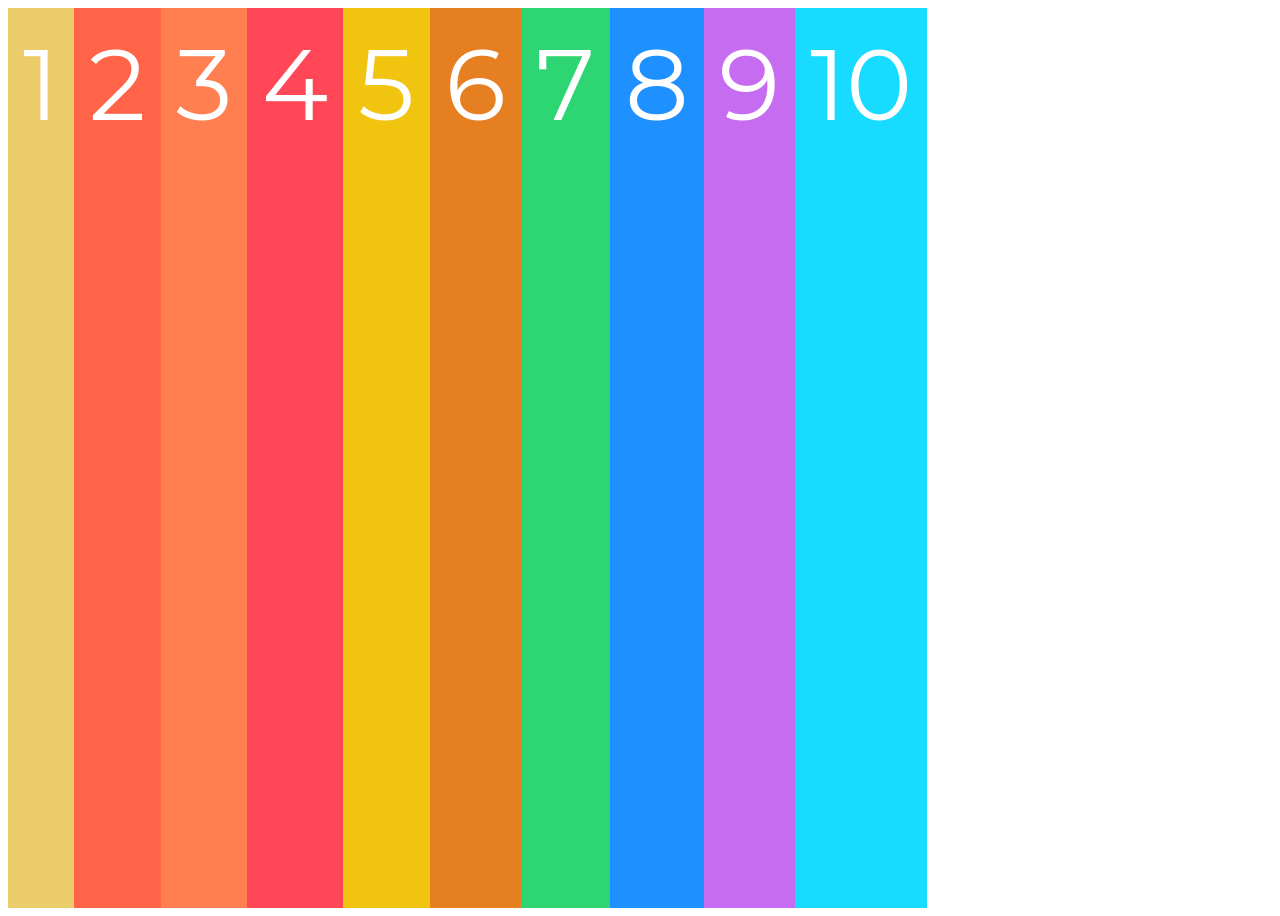
<file: 5. Flexbox-starter-files/1 - Flexbox/index.html>
<!DOCTYPE html>
<html lang="en">
<head>
    <link rel="stylesheet" href="finished.css">
    <title>1 - Flexbox</title>
</head>
<body>
    <!--.container>.box.box$*10.box{$}*10-->
    <div class="container">
        <div class="box box1">1</div>
        <div class="box box2">2</div>
        <div class="box box3">3</div>
        <div class="box box4">4</div>
        <div class="box box5">5</div>
        <div class="box box6">6</div>
        <div class="box box7">7</div>
        <div class="box box8">8</div>
        <div class="box box9">9</div>
        <div class="box box10">10</div>
    </div>
</body>
</html>
</file>
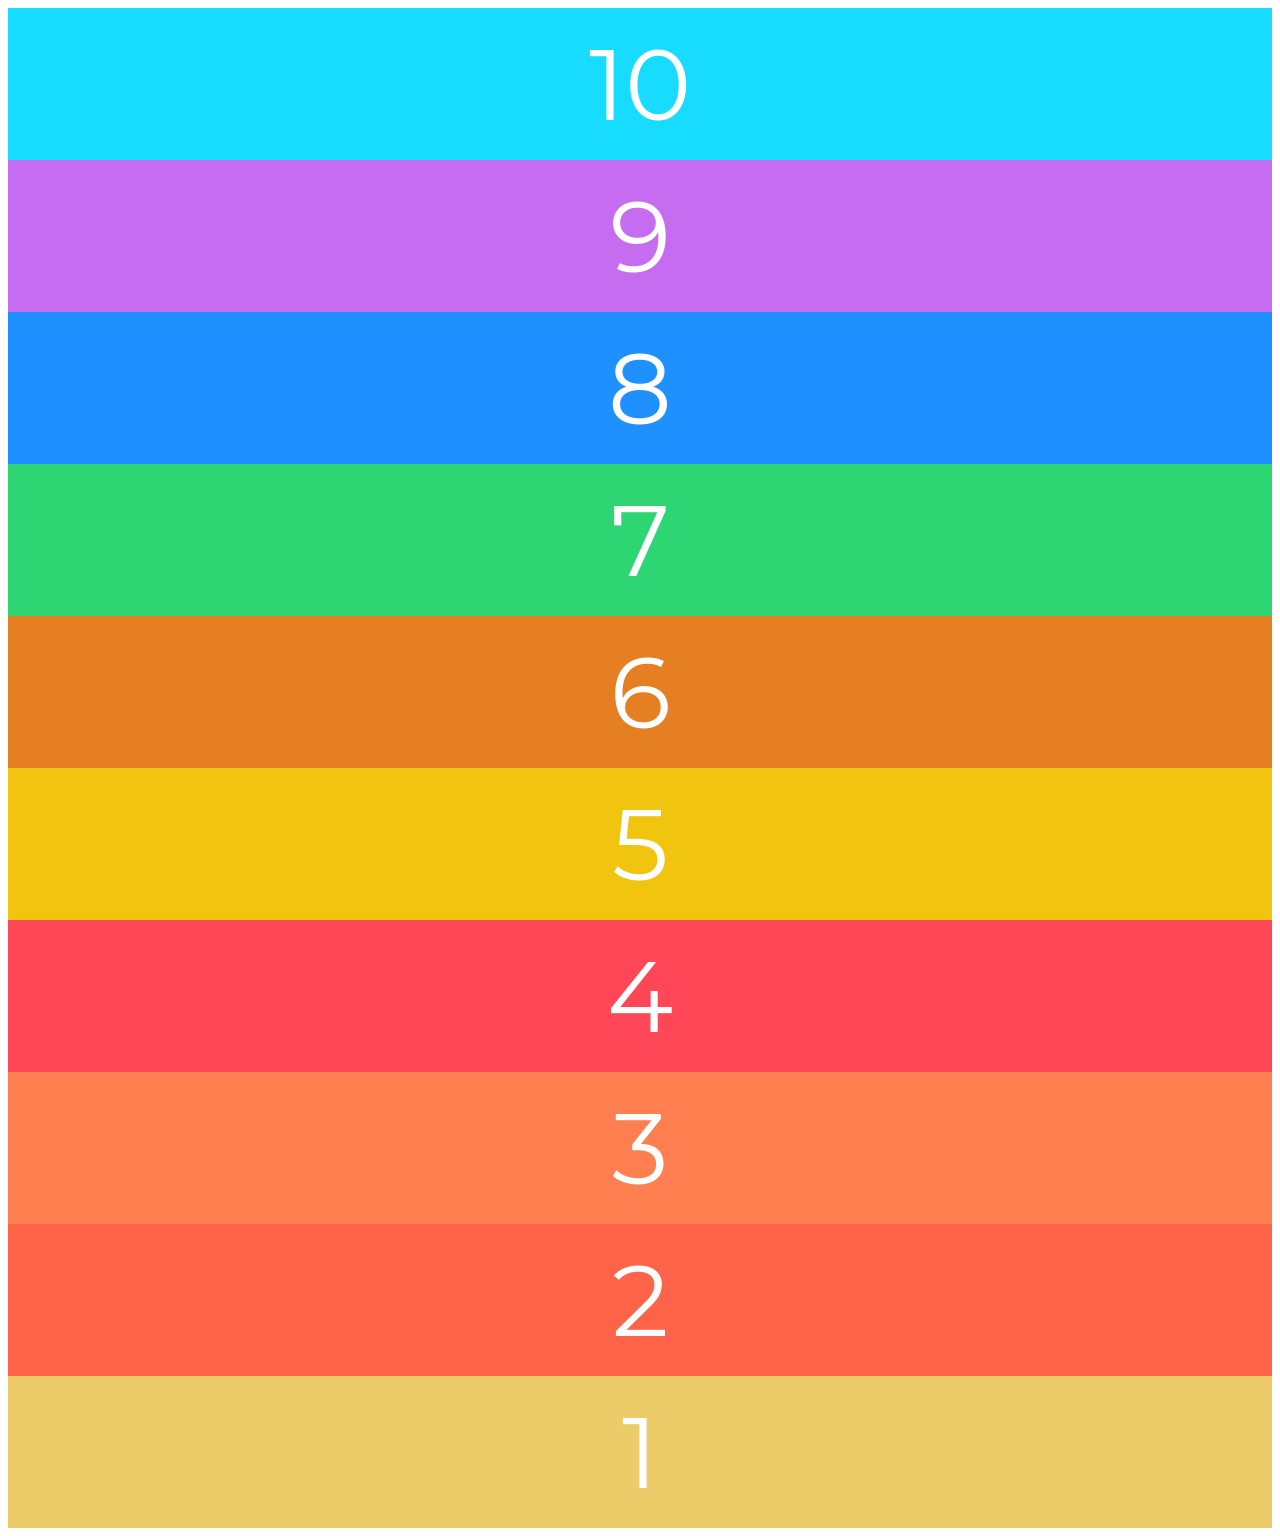
<file: 5. Flexbox-starter-files/2 - Flex_Directrion/index.html>
<!DOCTYPE html>
<html lang="en">
<head>
    <link rel="stylesheet" href="finished.css">
    <title>2 - Flexbox</title>
</head>
<body>
    <!--.container>.box.box$*10.box{$}*10-->
    <div class="container">
        <div class="box box1">1</div>
        <div class="box box2">2</div>
        <div class="box box3">3</div>
        <div class="box box4">4</div>
        <div class="box box5">5</div>
        <div class="box box6">6</div>
        <div class="box box7">7</div>
        <div class="box box8">8</div>
        <div class="box box9">9</div>
        <div class="box box10">10</div>
    </div>
</body>
</html>
</file>
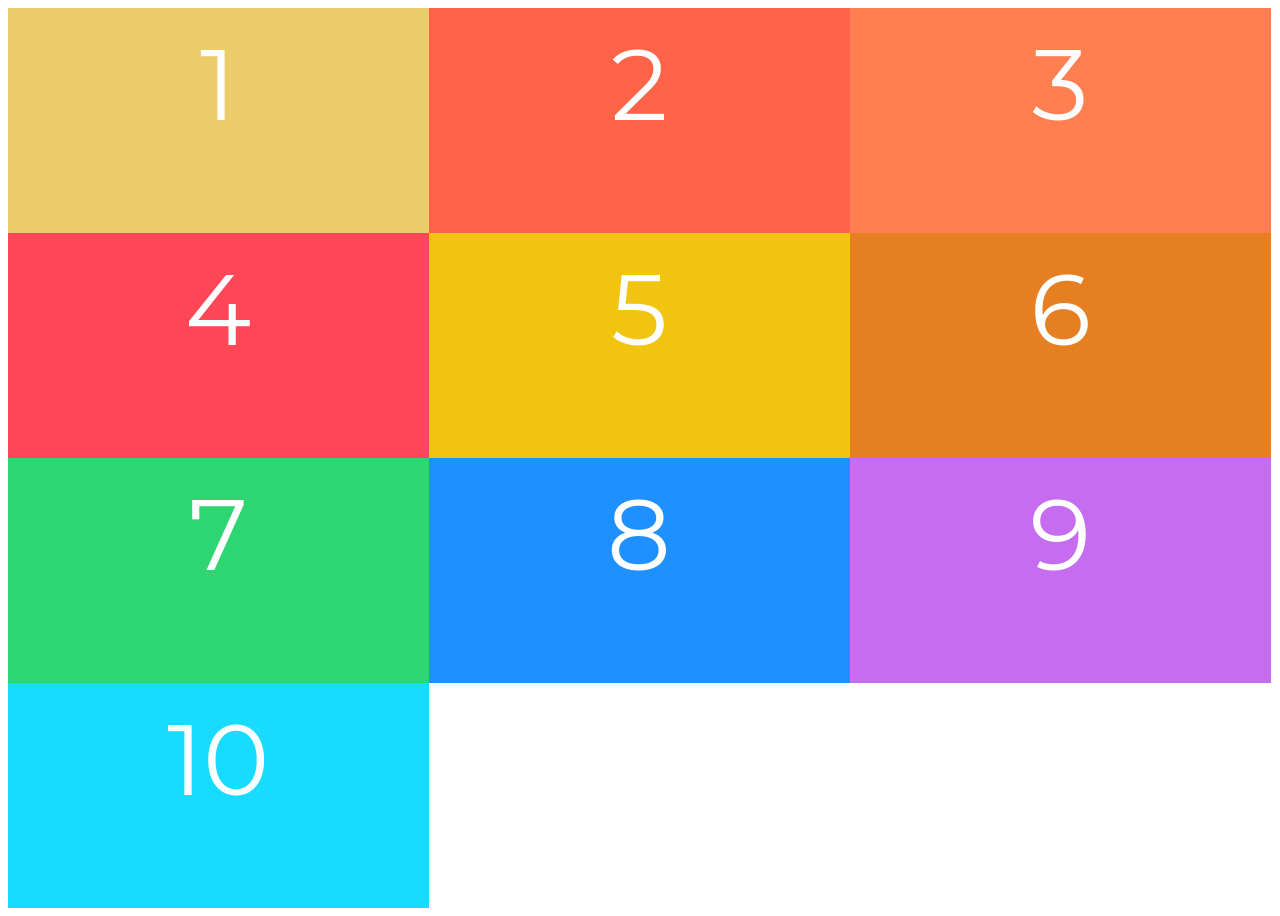
<file: 5. Flexbox-starter-files/3 - Flex_Wrap/index.html>
<!DOCTYPE html>
<html lang="en">
<head>
    <link rel="stylesheet" href="finished.css">
    <title>3 - Flexbox</title>
</head>
<body>
    <div class="container">
        <div class="box box1">1</div>
        <div class="box box2">2</div>
        <div class="box box3">3</div>
        <div class="box box4">4</div>
        <div class="box box5">5</div>
        <div class="box box6">6</div>
        <div class="box box7">7</div>
        <div class="box box8">8</div>
        <div class="box box9">9</div>
        <div class="box box10">10</div>
    </div>
</body>
</html>
</file>
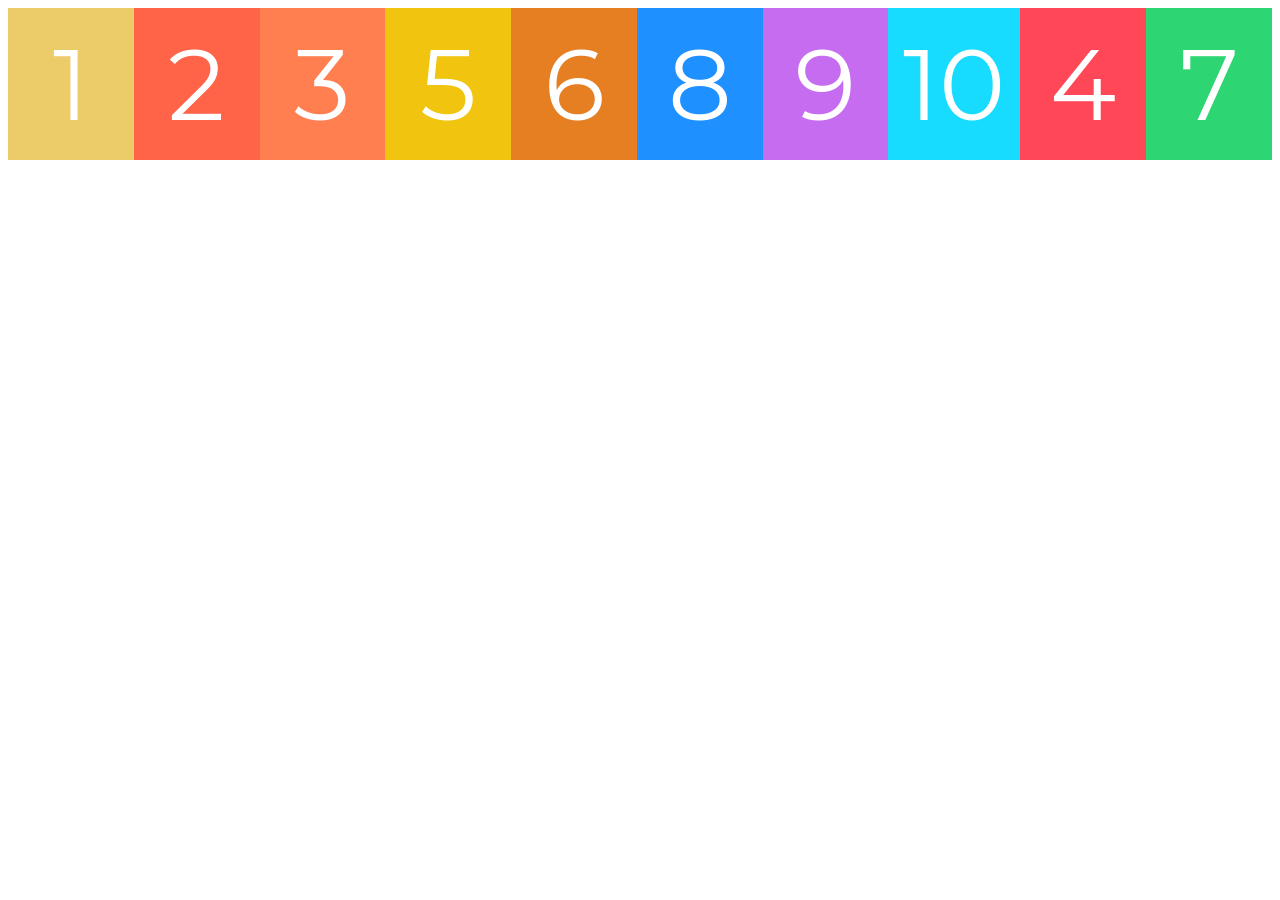
<file: 5. Flexbox-starter-files/4 - Flexbox_Ordering/index.html>
<!DOCTYPE html>
<html lang="en">
<head>
    <link rel="stylesheet" href="finished.css">
    <title>4 - Flexbox</title>
</head>
<body>
    <div class="container">
        <div class="box box1">1</div>
        <div class="box box2">2</div>
        <div class="box box3">3</div>
        <div class="box box4">4</div>
        <div class="box box5">5</div>
        <div class="box box6">6</div>
        <div class="box box7">7</div>
        <div class="box box8">8</div>
        <div class="box box9">9</div>
        <div class="box box10">10</div>
    </div>
</body>
</html>
</file>
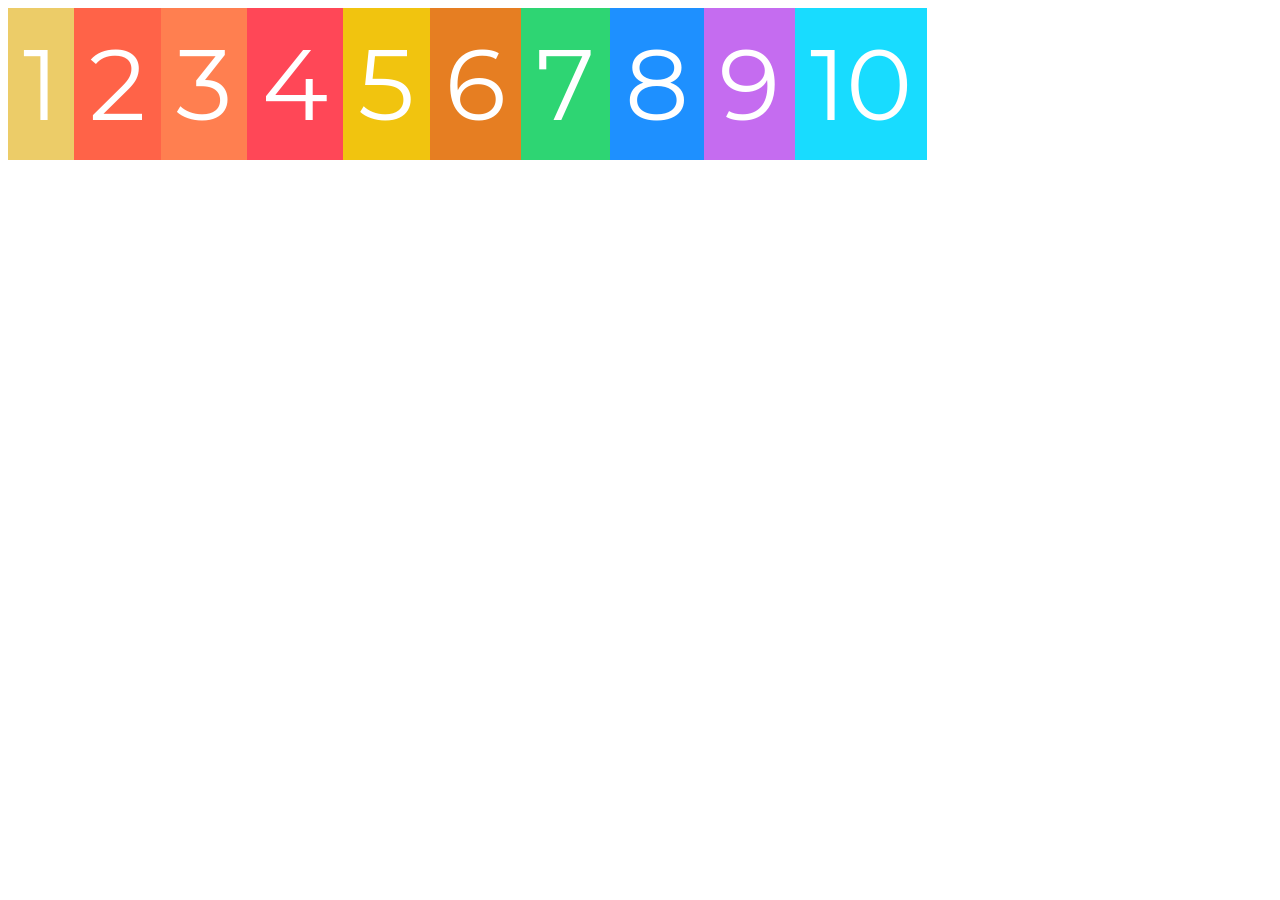
<file: 5. Flexbox-starter-files/5 - Justify-Content/index.html>
<!DOCTYPE html>
<html lang="en">
<head>
    <link rel="stylesheet" href="finished.css">
    <title>5 - Flexbox</title>
</head>
<body>
    <div class="container">
        <div class="box box1">1</div>
        <div class="box box2">2</div>
        <div class="box box3">3</div>
        <div class="box box4">4</div>
        <div class="box box5">5</div>
        <div class="box box6">6</div>
        <div class="box box7">7</div>
        <div class="box box8">8</div>
        <div class="box box9">9</div>
        <div class="box box10">10</div>
    </div>
</body>
</html>
</file>
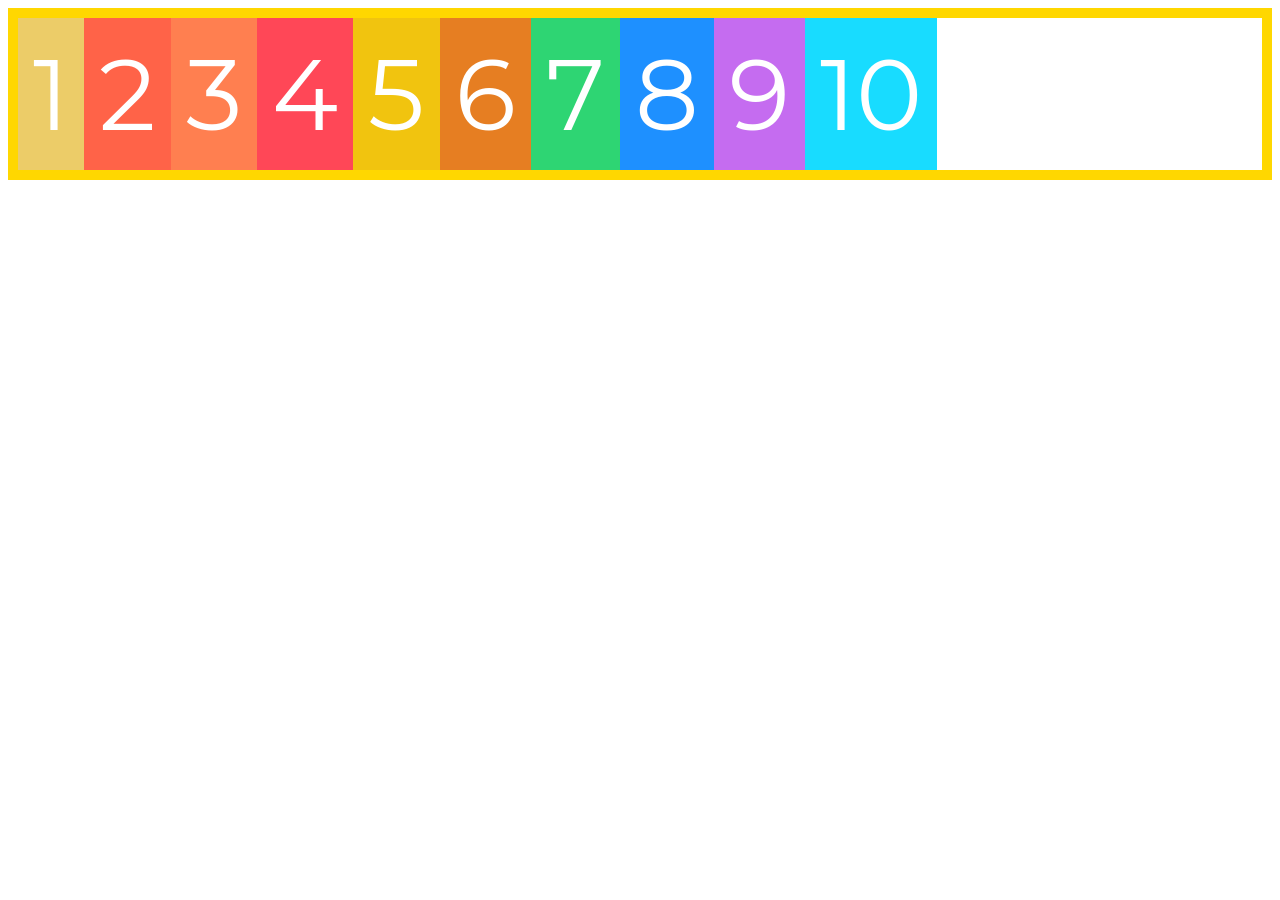
<file: 5. Flexbox-starter-files/6 - Align-Items/index.html>
<!DOCTYPE html>
<html lang="en">
<head>
    <link rel="stylesheet" href="finished.css">
    <title>6 - Flexbox</title>
</head>
<body>
    <div class="container">
        <div class="box box1">1</div>
        <div class="box box2">2</div>
        <div class="box box3">3</div>
        <div class="box box4">4</div>
        <div class="box box5">5</div>
        <div class="box box6">6</div>
        <div class="box box7">7</div>
        <div class="box box8">8</div>
        <div class="box box9">9</div>
        <div class="box box10">10</div>
    </div>
</body>
</html>
</file>
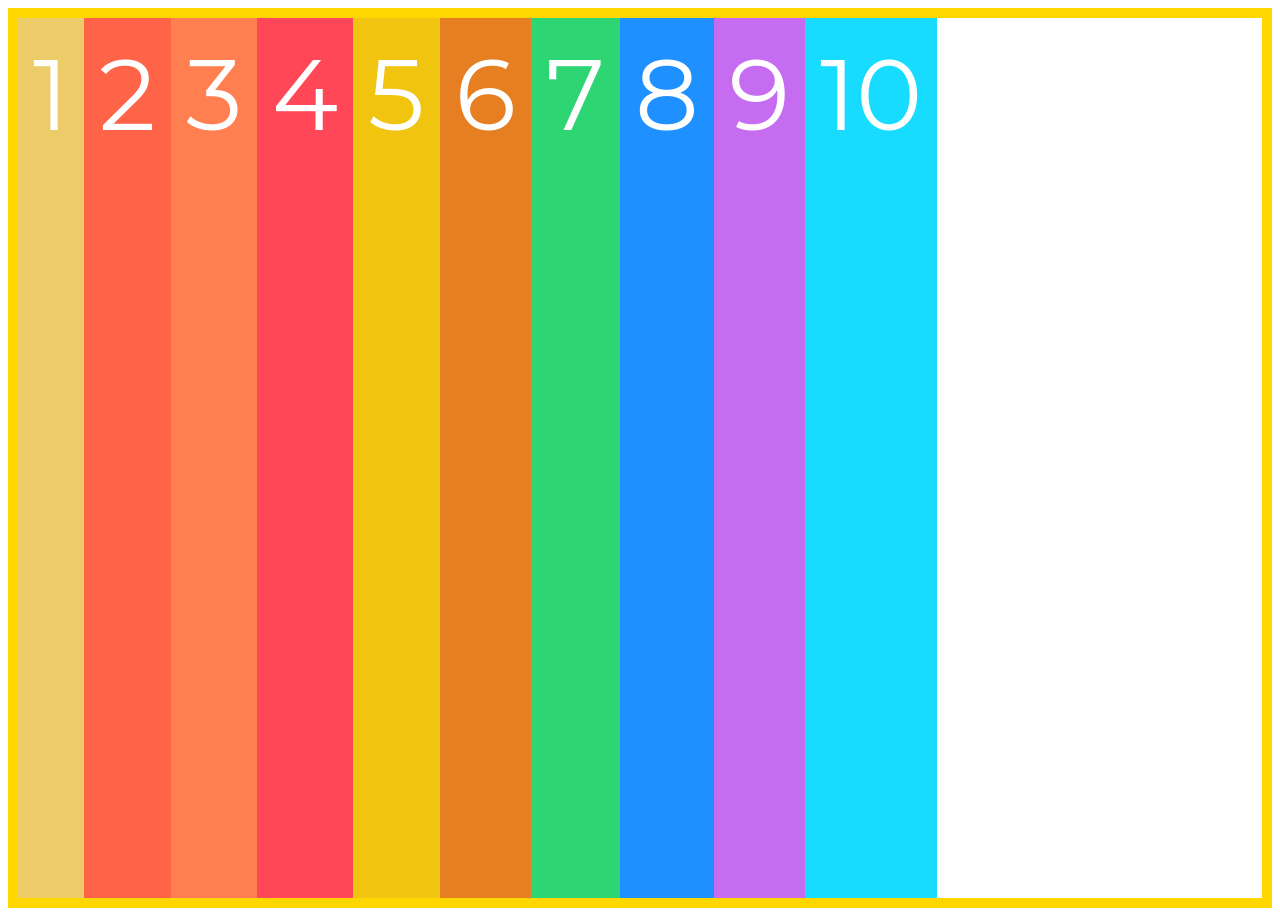
<file: 5. Flexbox-starter-files/7 - Align-Content/index.html>
<!DOCTYPE html>
<html lang="en">
<head>
    <link rel="stylesheet" href="finished.css">
    <title>7 - Flexbox</title>
</head>
<body>
    <div class="container">
        <div class="box box1">1</div>
        <div class="box box2">2</div>
        <div class="box box3">3</div>
        <div class="box box4">4</div>
        <div class="box box5">5</div>
        <div class="box box6">6</div>
        <div class="box box7">7</div>
        <div class="box box8">8</div>
        <div class="box box9">9</div>
        <div class="box box10">10</div>
    </div>
</body>
</html>
</file>
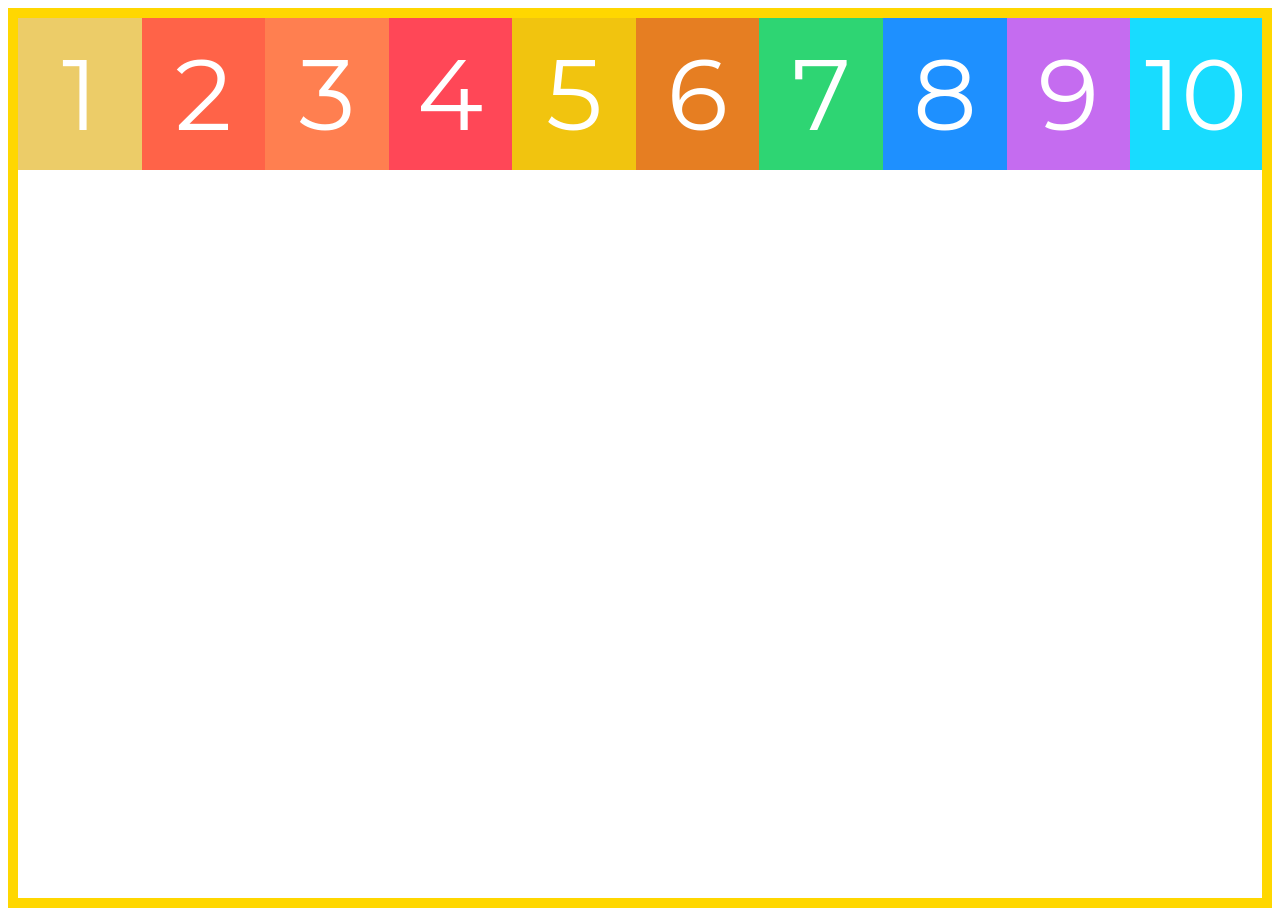
<file: 5. Flexbox-starter-files/8 - Align-Self/index.html>
<!DOCTYPE html>
<html lang="en">
<head>
    <link rel="stylesheet" href="finished.css">
    <title>8 - Flexbox</title>
</head>
<body>
    <div class="container">
        <div class="box box1">1</div>
        <div class="box box2">2</div>
        <div class="box box3">3</div>
        <div class="box box4">4</div>
        <div class="box box5">5</div>
        <div class="box box6">6</div>
        <div class="box box7">7</div>
        <div class="box box8">8</div>
        <div class="box box9">9</div>
        <div class="box box10">10</div>
    </div>
</body>
</html>
</file>
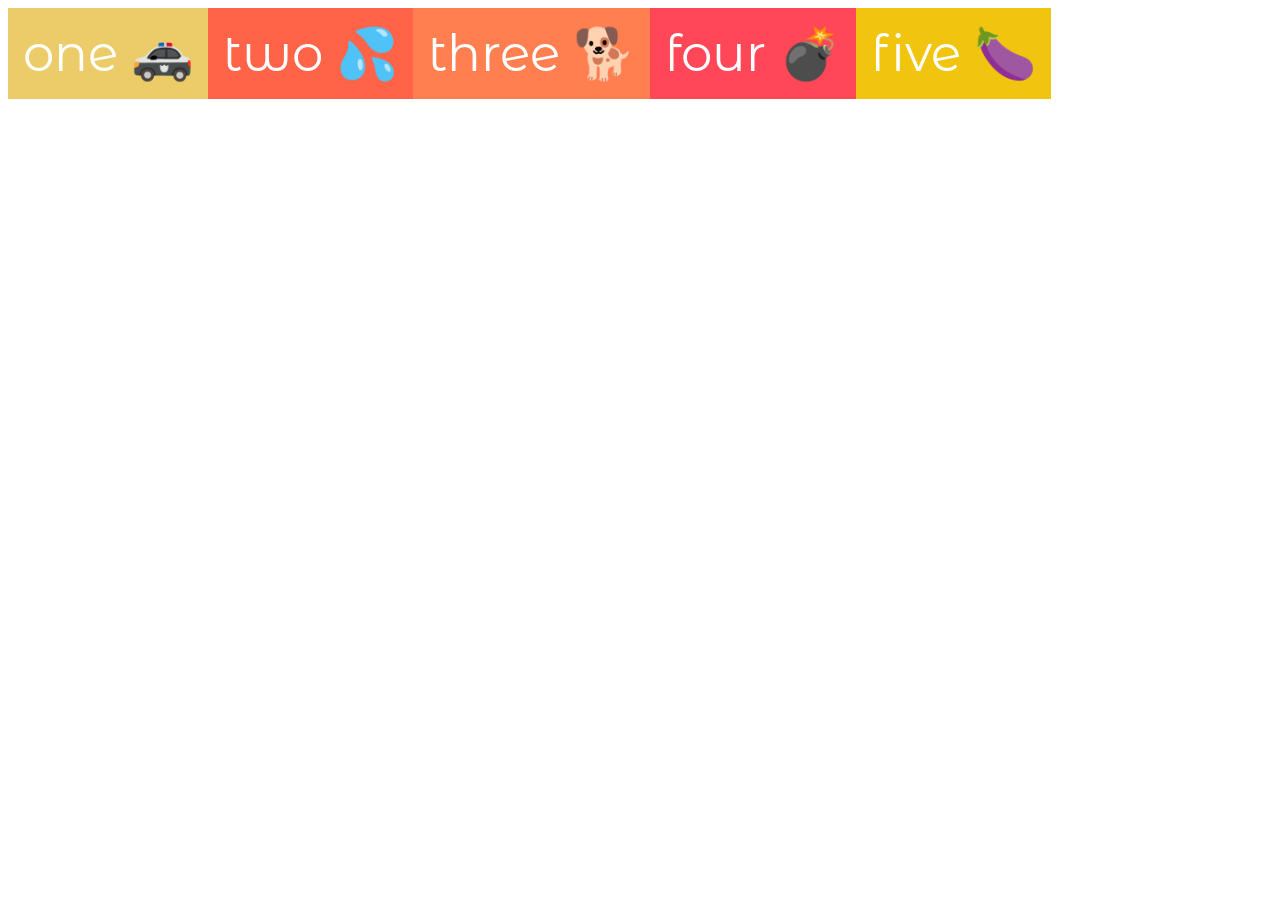
<file: 5. Flexbox-starter-files/9 - Flexbox_Sizing/index.html>
<!DOCTYPE html>
<html lang="en">
<head>
    <meta charset="UTF-8">
    <link rel="stylesheet" href="finished.css">
    <title>10 - Flexbox</title>
</head>
<body>
    <div class="container">
        <div class="box box1">one 🚓</div>
        <div class="box box2">two 💦</div>
        <div class="box box3">three 🐕</div>
        <div class="box box4">four 💣</div>
        <div class="box box5">five 🍆</div>
    </div>
</body>
</html>
</file>
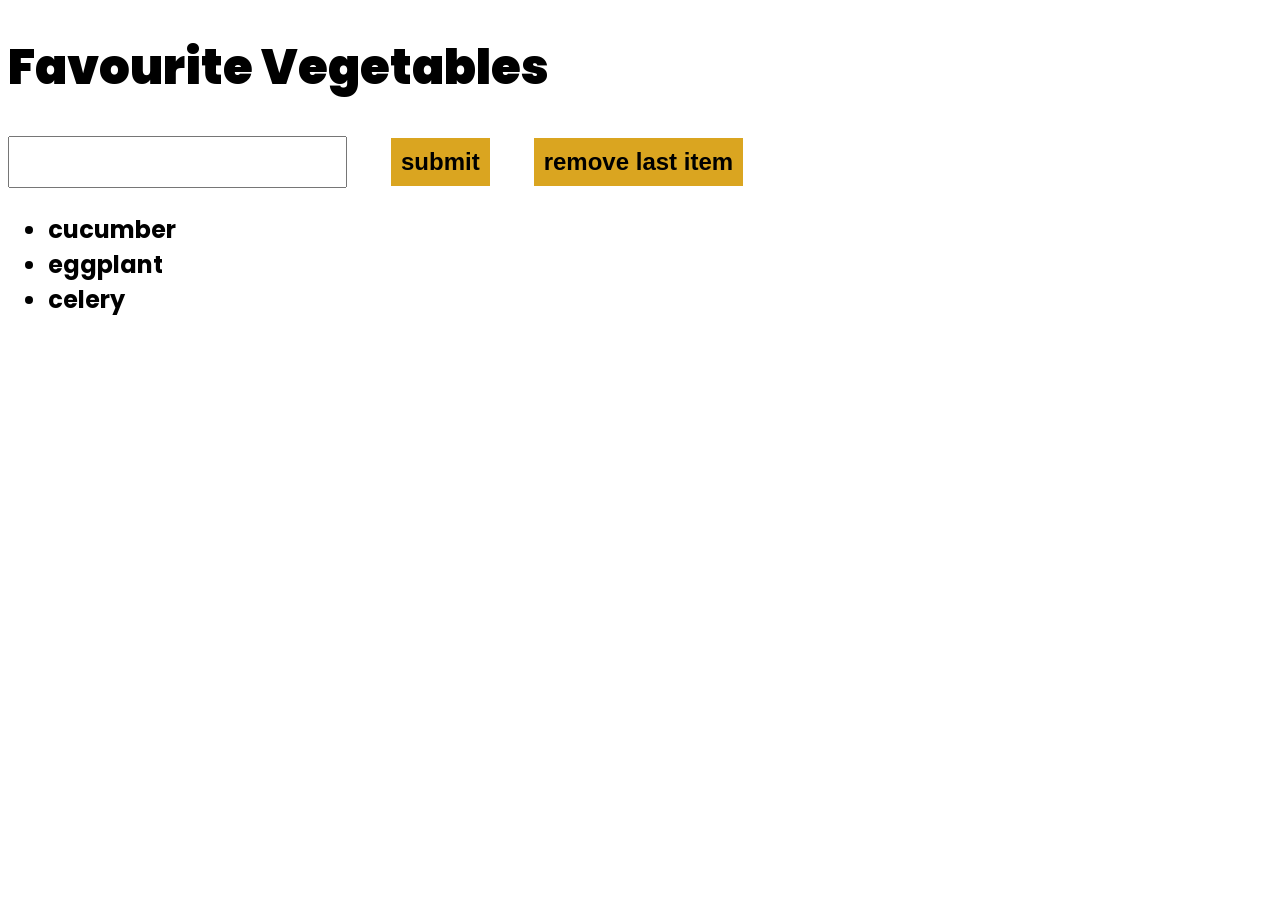
<file: 6JS_DOM_files set 1-before/11 - addEventListener mouseover_out/index.html>
<!DOCTYPE html>
<html lang="en">
<head>
    <meta charset="UTF-8">
    <link rel="stylesheet" href="../main.css">
    <title>Mouseover Mouseout</title>
</head>
<body>
    <h1>Favourite Vegetables</h1>

    <input id="input" type="text">
    <button id="submit">submit</button>
    <button id="remove">remove last item</button>
    
    <ul id="list">
        <li>cucumber</li>
        <li>eggplant</li>
        <li>celery</li>
    </ul>

    <script src="app.js"></script>
</body>
</html>
</file>
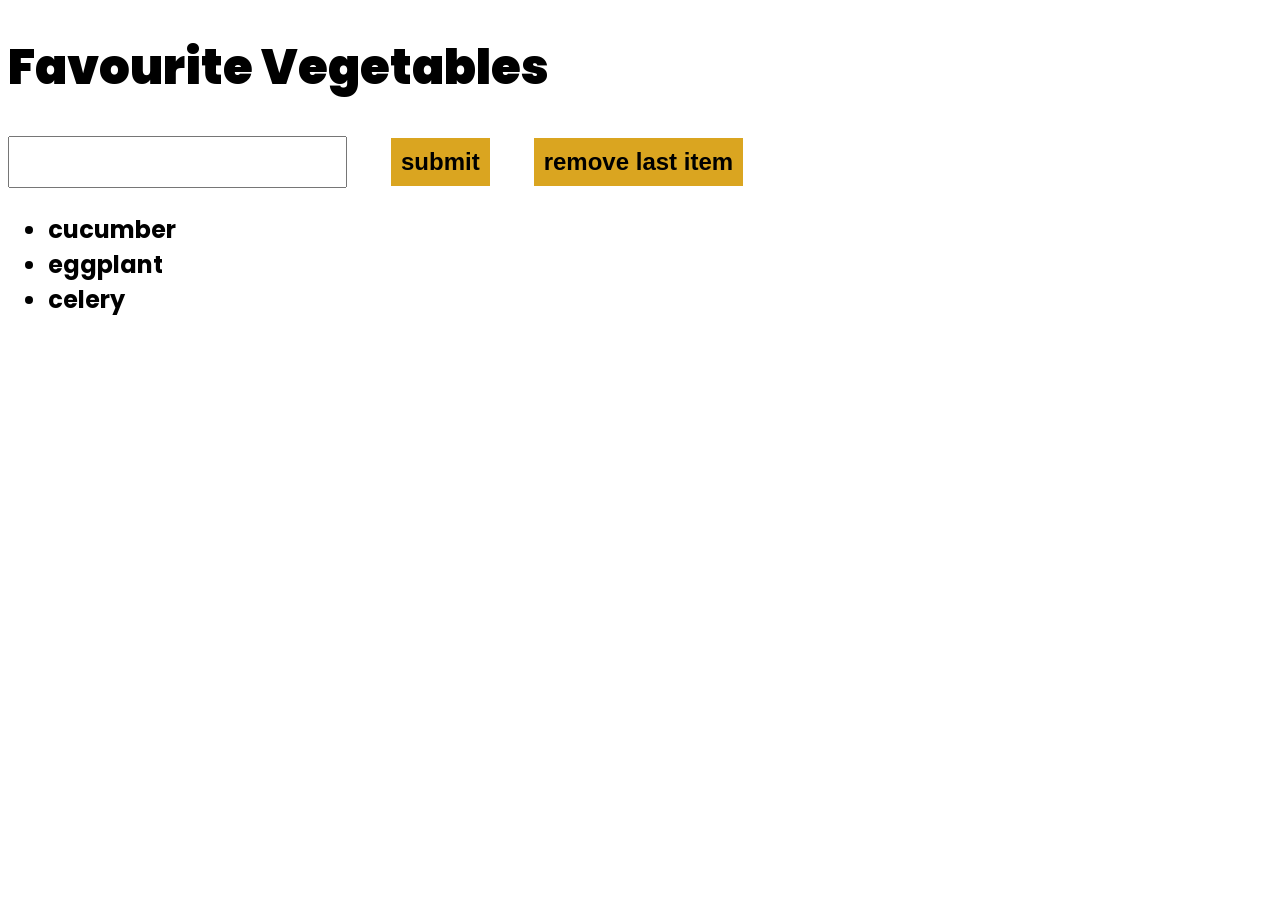
<file: 6JS_DOM_files set 1-before/12 - Event Object/index.html>
<!DOCTYPE html>
<html lang="en">
<head>
    <meta charset="UTF-8">
    <link rel="stylesheet" href="../main.css">
    <title>Removing Elements</title>
</head>
<body>
    <h1>Favourite Vegetables</h1>
    <input id="input" type="text">
    <button id="submit">submit</button>
    <button id="remove">remove last item</button>

    <ul id="list">
        <li>cucumber</li>
        <li>eggplant</li>
        <li>celery</li>
    </ul>

    <script src="app.js"></script>
</body>
</html>
</file>
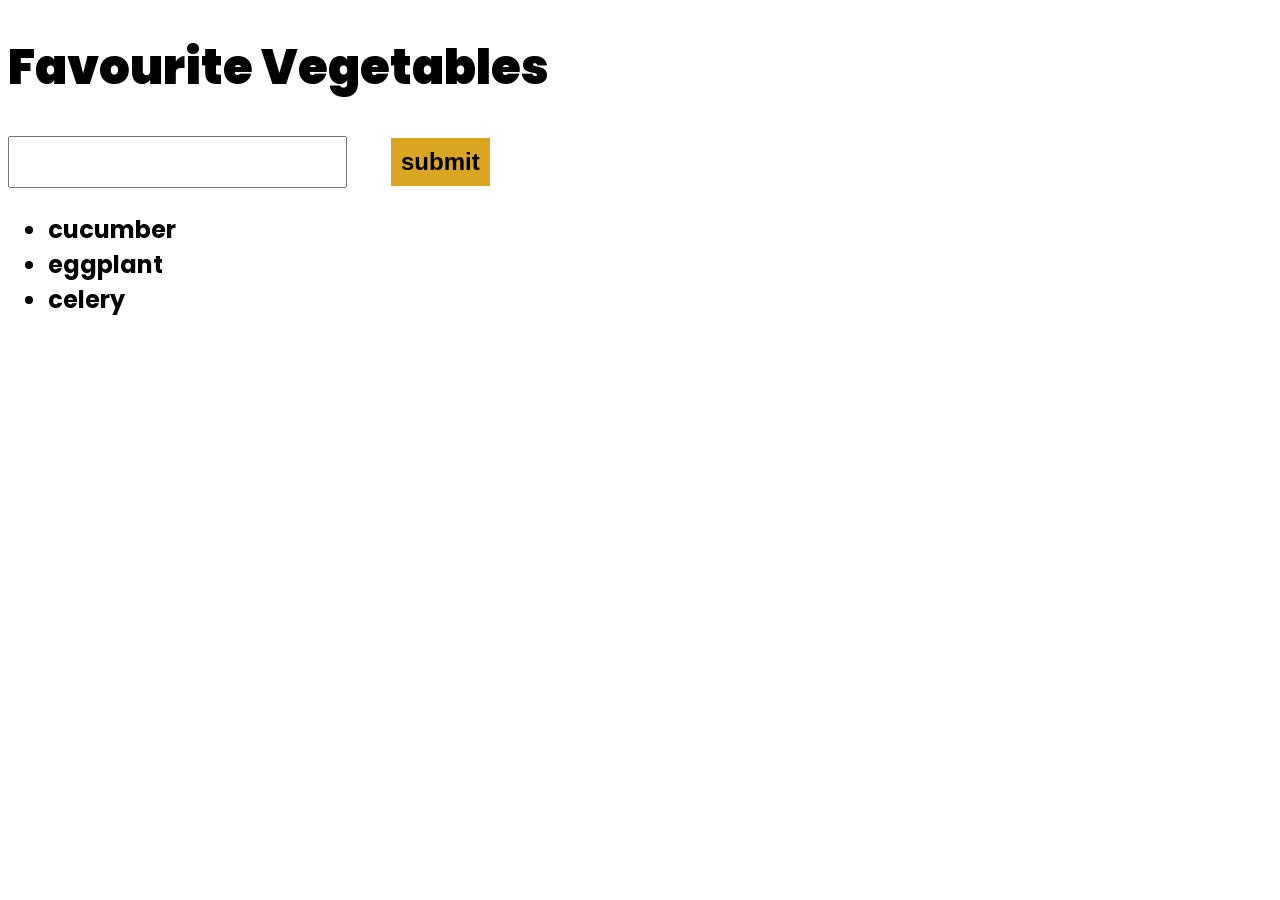
<file: 6JS_DOM_files set 1-before/13 - Using parentNode/index.html>
<!DOCTYPE html>
<html lang="en">
<head>
    <meta charset="UTF-8">
    <link rel="stylesheet" href="../main.css">
    <title>Removing Elements</title>
</head>
<body>
    <h1>Favourite Vegetables</h1>
    <input id="input" type="text">
    <button id="submit">submit</button>

    <ul id="list">
        <li>cucumber</li>
        <li>eggplant</li>
        <li>celery</li>
    </ul>

    <script src="app.js"></script>
</body>
</html>
</file>
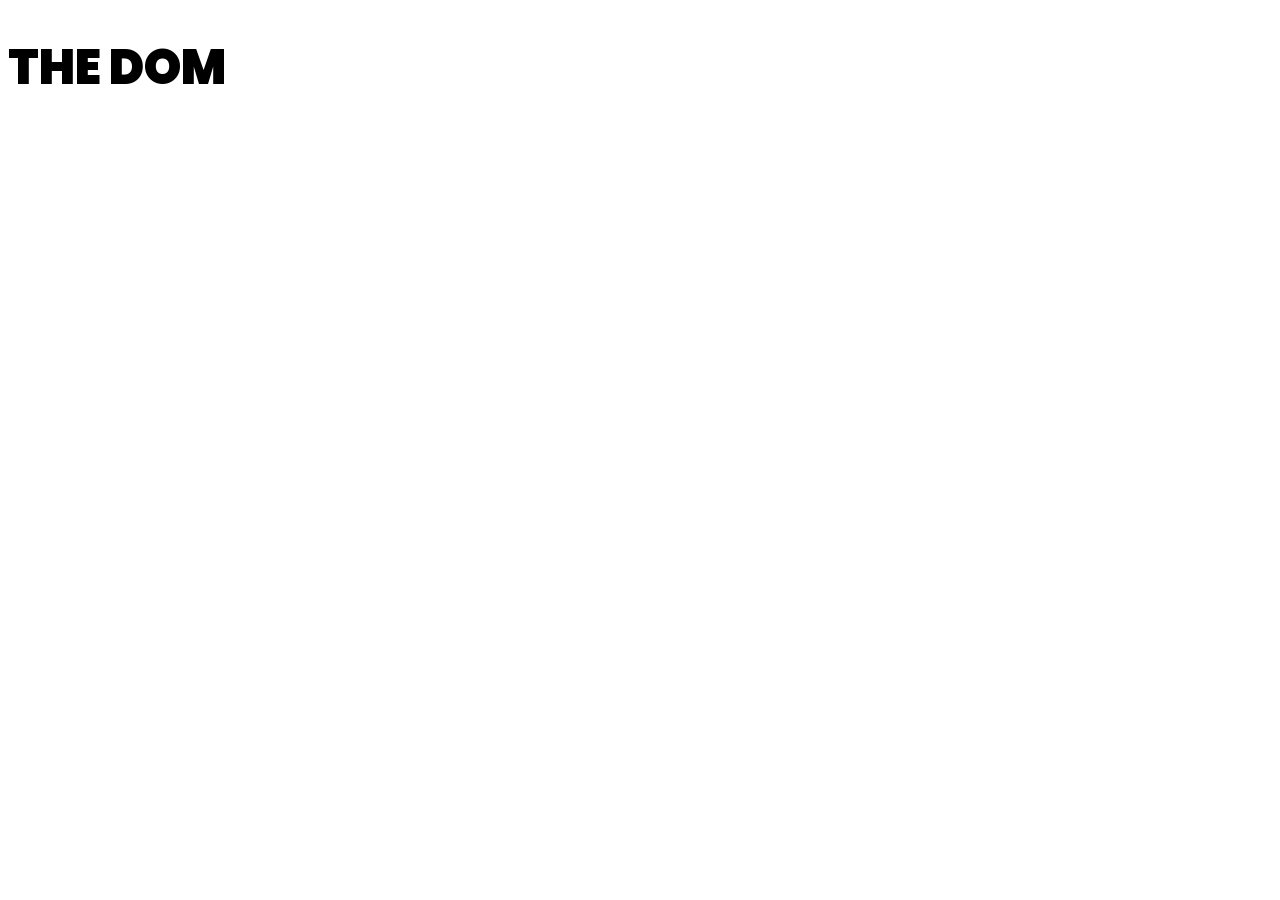
<file: 6JS_DOM_files set 1-before/1AddEventListener/index.html>
<!DOCTYPE html>
<html lang="en">
<head>
    <meta charset="UTF-8">
    <link rel="stylesheet" href="../main.css">
    <title>AddEventListener</title>
</head>
<body>
    <h1 id="heading">THE DOM</h1>

    <script src="app.js"></script>
</body>
</html>
</file>
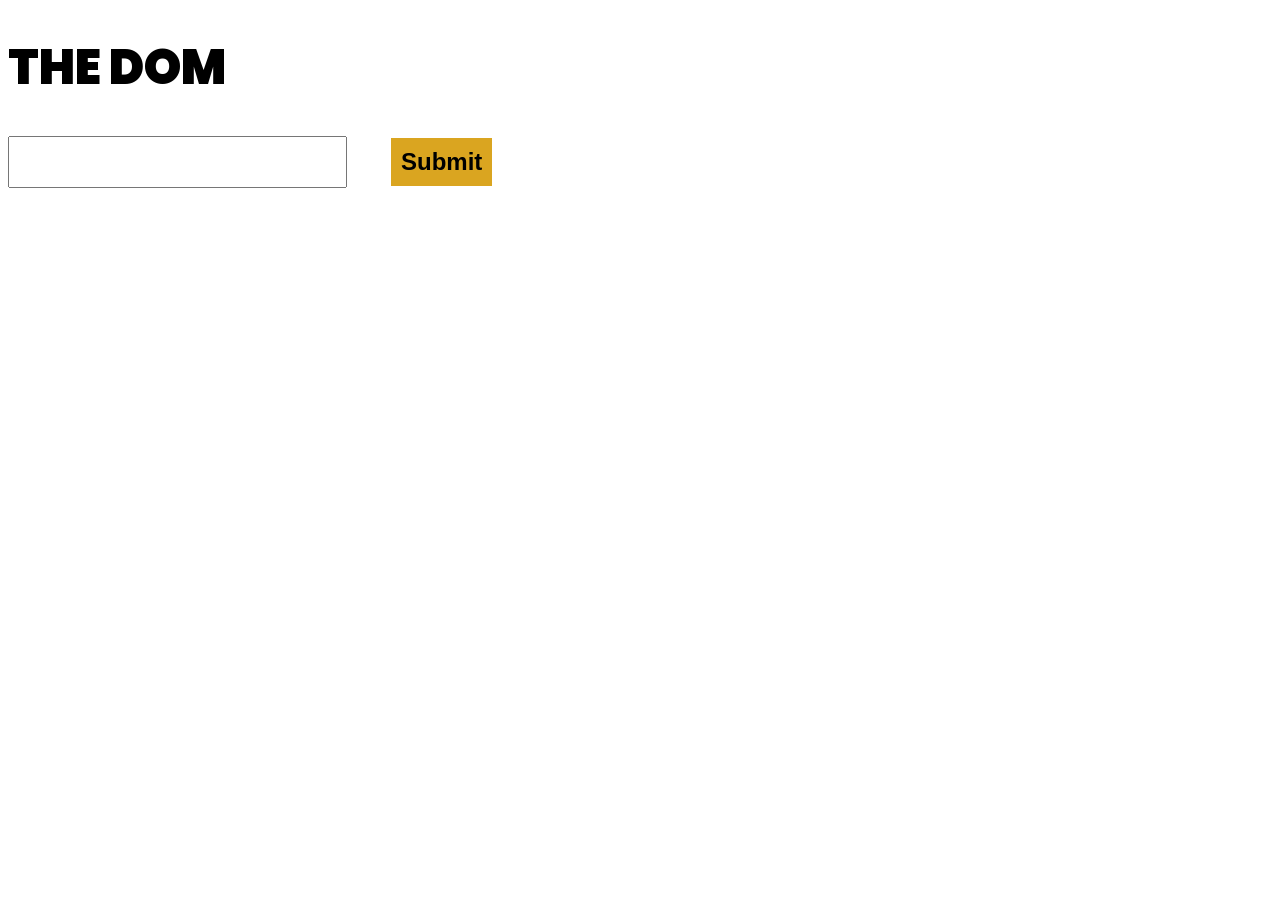
<file: 6JS_DOM_files set 1-before/2 - Selecting an Element By Its ID/index.html>
<!DOCTYPE html>
<html lang="en">
<head>
    <meta charset="UTF-8">
    <link rel="stylesheet" href="../main.css">
    <title>Document</title>
</head>
<body>
    <h1 id="heading">THE DOM</h1>
    <input id="input" type="text">
    <button id="button">Submit</button>    
    <script src="app.js"></script>
</body>
</html>
</file>
<file: 5. Flexbox-starter-files/1 - Flexbox/finished.css>
@import url('https://fonts.googleapis.com/css?family=Montserrat+Alternates:900');

* {
    box-sizing: border-box;
}
.box {
    color:white;
    font-size: 100px;
    font-family: 'Montserrat Alternates', sans-serif;
    text-align: center;
    padding:15px;
  }
  
  /* Colours for each box */
  .box1 { 
    background:#eccc68;
  }
.box2 { 
    background:#ff6348;
  }
.box3 { 
    background:#ff7f50;
  }
.box4 { 
    background:#ff4757;
  }
.box5 { 
    background:#f1c40f;
  }
.box6 { 
    background:#e67e22;
  }
.box7 { 
    background:#2ed573;
  }
.box8 { 
    background:#1e90ff;
  }
.box9 { 
    background:#c56cf0;
  }
.box10 { 
    background:#18dcff;
  }
.container {
    /* display:flex changes the flow of our page * and allows us to use flex properties */
    display: flex;
    /* box's inside the container span across the whole screen height; */
    min-height: 100vh;
}
</file>
<file: 5. Flexbox-starter-files/2 - Flex_Directrion/finished.css>
@import url('https://fonts.googleapis.com/css?family=Montserrat+Alternates:900');

* {
    box-sizing: border-box;
}
.box {
    color:white;
    font-size: 100px;
    font-family: 'Montserrat Alternates', sans-serif;
    text-align: center;
    padding:15px;
  }
  
  /* Colours for each box */
  .box1 { 
    background:#eccc68;
  }
.box2 { 
    background:#ff6348;
  }
.box3 { 
    background:#ff7f50;
  }
.box4 { 
    background:#ff4757;
  }
.box5 { 
    background:#f1c40f;
  }
.box6 { 
    background:#e67e22;
  }
.box7 { 
    background:#2ed573;
  }
.box8 { 
    background:#1e90ff;
  }
.box9 { 
    background:#c56cf0;
  }
.box10 { 
    background:#18dcff;
  }

.container {
    display: flex;
    min-height: 100vh;
    flex-direction: column-reverse;
    justify-content: flex-start;
}
</file>
<file: 5. Flexbox-starter-files/3 - Flex_Wrap/finished.css>
@import url('https://fonts.googleapis.com/css?family=Montserrat+Alternates:900');

* {
    box-sizing: border-box;
}
.box {
    color:white;
    font-size: 100px;
    font-family: 'Montserrat Alternates', sans-serif;
    text-align: center;
    padding:15px;
    width: 33.3%;
  }
  
  /* Colours for each box */
  .box1 { 
    background:#eccc68;
  }
.box2 { 
    background:#ff6348;
  }
.box3 { 
    background:#ff7f50;
  }
.box4 { 
    background:#ff4757;
  }
.box5 { 
    background:#f1c40f;
  }
.box6 { 
    background:#e67e22;
  }
.box7 { 
    background:#2ed573;
  }
.box8 { 
    background:#1e90ff;
  }
.box9 { 
    background:#c56cf0;
  }
.box10 { 
    background:#18dcff;
  }

.container {
    display: flex;
    min-height: 100vh;
    flex-wrap: wrap;
}
</file>
<file: 5. Flexbox-starter-files/4 - Flexbox_Ordering/finished.css>
@import url('https://fonts.googleapis.com/css?family=Montserrat+Alternates:900');

* {
    box-sizing: border-box;
}
.box {
    color:white;
    font-size: 100px;
    font-family: 'Montserrat Alternates', sans-serif;
    text-align: center;
    padding:15px;
    flex: 1;
  }
  
  /* Colours for each box */
  .box1 { 
    background:#eccc68;
  }
.box2 { 
    background:#ff6348;
  }
.box3 { 
    background:#ff7f50;
  }
.box4 { 
    background:#ff4757;
    order: 1;
  }
.box5 { 
    background:#f1c40f;
  }
.box6 { 
    background:#e67e22;
  }
.box7 { 
    background:#2ed573;
    order: 2;
  }
.box8 { 
    background:#1e90ff;
  }
.box9 { 
    background:#c56cf0;
  }
.box10 { 
    background:#18dcff;
  }

.container {
    display: flex;
}
</file>
<file: 5. Flexbox-starter-files/5 - Justify-Content/finished.css>
@import url('https://fonts.googleapis.com/css?family=Montserrat+Alternates:900');

* {
    box-sizing: border-box;
}
.box {
    color:white;
    font-size: 100px;
    font-family: 'Montserrat Alternates', sans-serif;
    text-align: center;
    padding:15px;
  }
  
  /* Colours for each box */
  .box1 { 
    background:#eccc68;
  }
.box2 { 
    background:#ff6348;
  }
.box3 { 
    background:#ff7f50;
  }
.box4 { 
    background:#ff4757;
  }
.box5 { 
    background:#f1c40f;
  }
.box6 { 
    background:#e67e22;
  }
.box7 { 
    background:#2ed573;
  }
.box8 { 
    background:#1e90ff;
  }
.box9 { 
    background:#c56cf0;
  }
.box10 { 
    background:#18dcff;
  }

.container {
    display: flex;
}
</file>
<file: 5. Flexbox-starter-files/6 - Align-Items/finished.css>
@import url('https://fonts.googleapis.com/css?family=Montserrat+Alternates:900');

* {
    box-sizing: border-box;
}
.box {
    color:white;
    font-size: 100px;
    font-family: 'Montserrat Alternates', sans-serif;
    text-align: center;
    padding:15px;
  }
  
  .box1 { 
    background:#eccc68;
  }
.box2 { 
    background:#ff6348;
  }
.box3 { 
    background:#ff7f50;
  }
.box4 { 
    background:#ff4757;
  }
.box5 { 
    background:#f1c40f;
  }
.box6 { 
    background:#e67e22;
  }
.box7 { 
    background:#2ed573;
  }
.box8 { 
    background:#1e90ff;
  }
.box9 { 
    background:#c56cf0;
  }
.box10 { 
    background:#18dcff;
  }

.container {
    display: flex;
    border: 10px solid gold;
}
</file>
<file: 5. Flexbox-starter-files/7 - Align-Content/finished.css>
@import url('https://fonts.googleapis.com/css?family=Montserrat+Alternates:900');

* {
    box-sizing: border-box;
}
.box {
    color:white;
    font-size: 100px;
    font-family: 'Montserrat Alternates', sans-serif;
    text-align: center;
    padding:15px;
  }
  
  .box1 { 
    background:#eccc68;
  }
.box2 { 
    background:#ff6348;
  }
.box3 { 
    background:#ff7f50;
  }
.box4 { 
    background:#ff4757;
  }
.box5 { 
    background:#f1c40f;
  }
.box6 { 
    background:#e67e22;
  }
.box7 { 
    background:#2ed573;
  }
.box8 { 
    background:#1e90ff;
  }
.box9 { 
    background:#c56cf0;
  }
.box10 { 
    background:#18dcff;
  }

.container {
    display: flex;
    border: 10px solid gold;
    height: 100vh;
}
</file>
<file: 5. Flexbox-starter-files/8 - Align-Self/finished.css>
@import url('https://fonts.googleapis.com/css?family=Montserrat+Alternates:900');

* {
    box-sizing: border-box;
}
.box {
    color:white;
    font-size: 100px;
    font-family: 'Montserrat Alternates', sans-serif;
    text-align: center;
    padding:15px;
  }
  
  .box1 { 
      background:#eccc68;
    }
  .box2 { 
      background:#ff6348;
    }
  .box3 { 
      background:#ff7f50;
    }
  .box4 { 
      background:#ff4757;
    }
  .box5 { 
      background:#f1c40f;
    }
  .box6 { 
      background:#e67e22;
    }
  .box7 { 
      background:#2ed573;
    }
  .box8 { 
      background:#1e90ff;
    }
  .box9 { 
      background:#c56cf0;
    }
  .box10 { 
      background:#18dcff;
    }

.container {
    display: flex;
    border: 10px solid gold;
    height: 100vh;
    align-items: flex-start;
}

.box {
    width: 33.333%;
}
</file>
<file: 5. Flexbox-starter-files/9 - Flexbox_Sizing/finished.css>
@import url('https://fonts.googleapis.com/css?family=Montserrat+Alternates:900');

* {
    box-sizing: border-box;
}
.box {
    color:white;
    font-size: 50px;
    font-family: 'Montserrat Alternates', sans-serif;
    text-align: center;
    padding:15px;
  }
  
  .box1 { 
    background:#eccc68;
  }
.box2 { 
    background:#ff6348;
  }
.box3 { 
    background:#ff7f50;
  }
.box4 { 
    background:#ff4757;
  }
.box5 { 
    background:#f1c40f;
  }
.box6 { 
    background:#e67e22;
  }
.box7 { 
    background:#2ed573;
  }
.box8 { 
    background:#1e90ff;
  }
.box9 { 
    background:#c56cf0;
  }
.box10 { 
    background:#18dcff;
  }

.container {
    display: flex;
}
</file>
<file: 6JS_DOM_files set 1-before/main.css>
@import url('https://fonts.googleapis.com/css?family=Poppins:700,900');

* {
    box-sizing: border-box;
}

body {
    font-family: 'Poppins', sans-serif;
}

h1, h2, h3, h4, h5, h6 {
    font-weight: 900;
}

h1 {
    font-size: 48px;
}

ul, p, a, input, button {
    font-size: 24px;
    font-weight: 700;
}

span {
    font-size: 48px;
    font-weight: 900;
}

input {
    padding: 10px;
}

img {
    display: block;
}

button {
    background-color: goldenrod;
    border: none;
    padding: 10px;
    margin-left: 40px;
}

button:hover {
    color: orangered;
}
</file>
